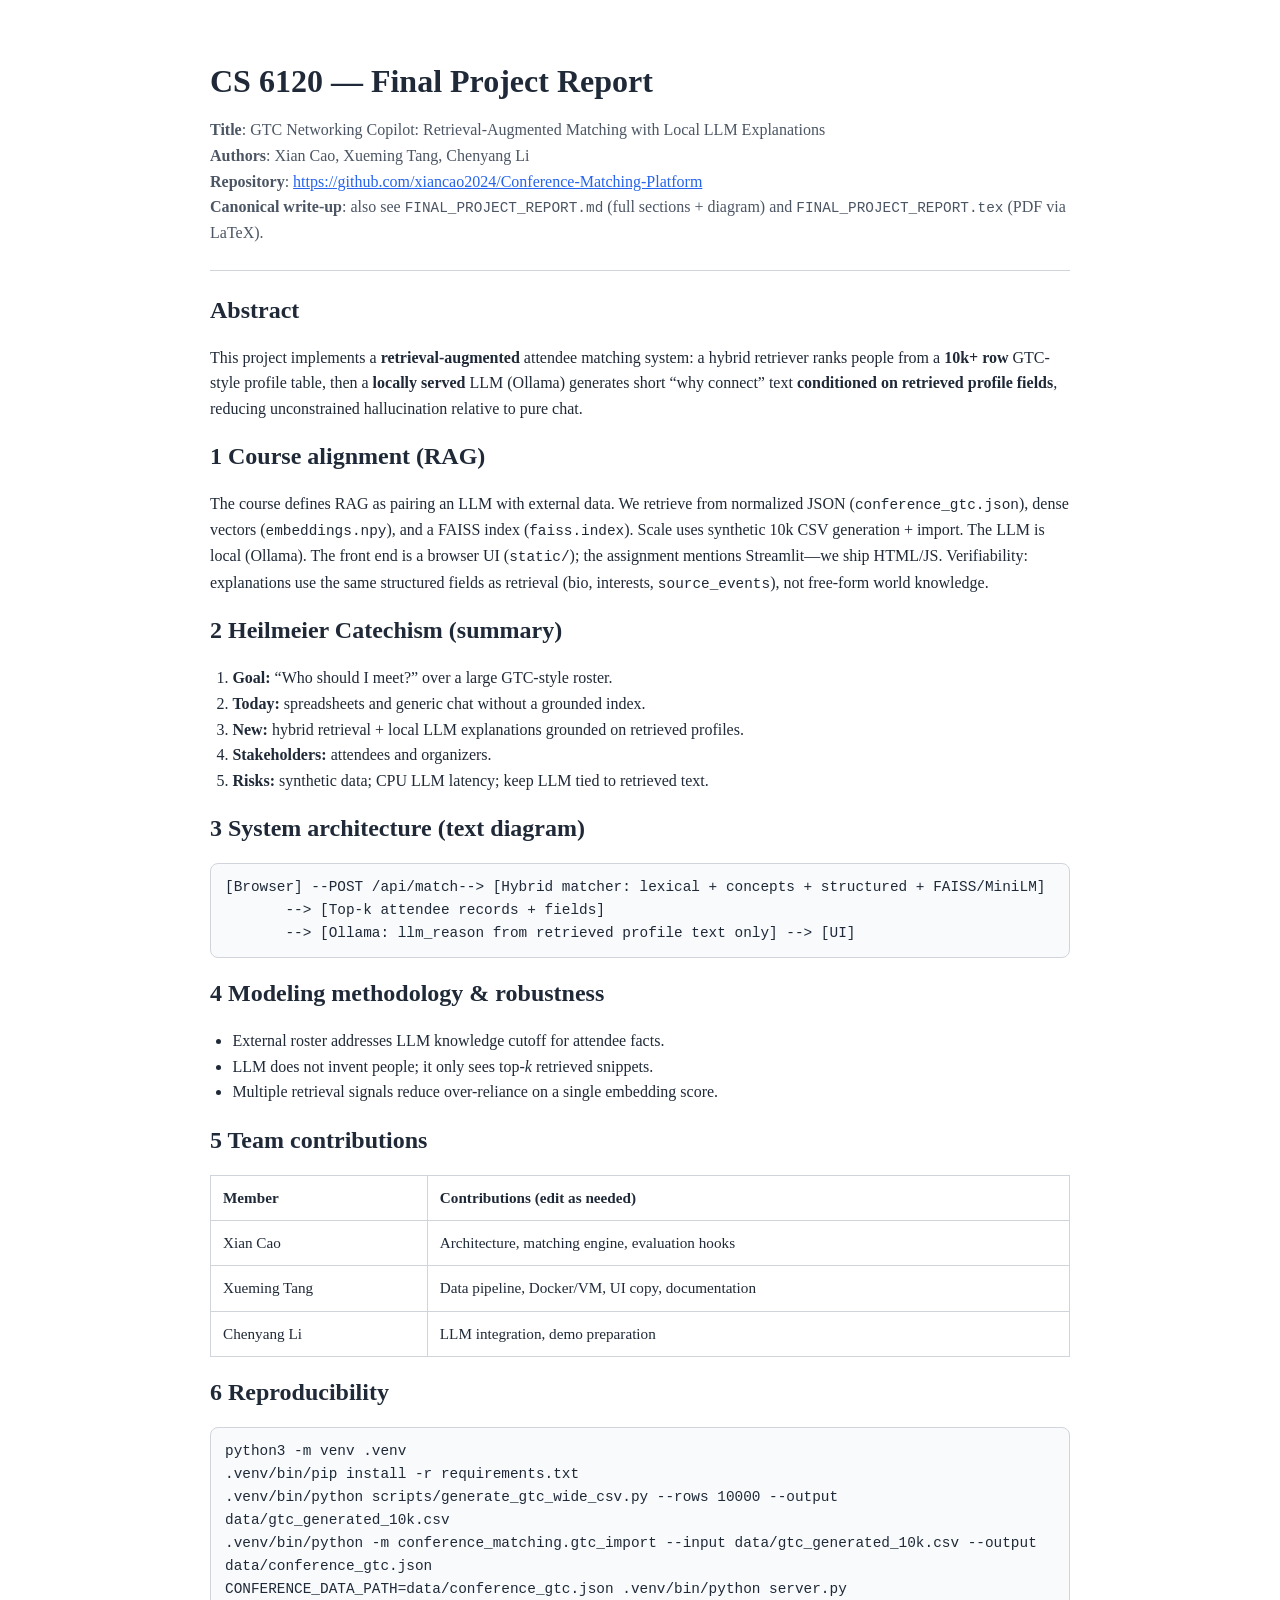
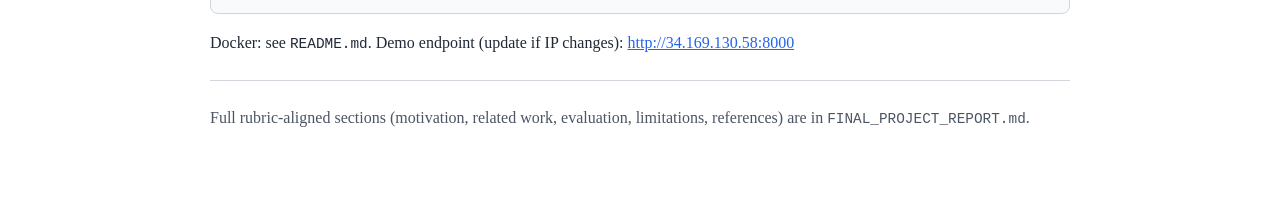
<file: FINAL_PROJECT_REPORT.html>
<!DOCTYPE html>
<html lang="en">
  <head>
    <meta charset="utf-8" />
    <meta name="viewport" content="width=device-width, initial-scale=1" />
    <title>CS 6120 Final Project Report</title>
    <style>
      :root {
        color-scheme: light;
        --fg: #1f2937;
        --muted: #4b5563;
        --border: #d1d5db;
        --bg: #ffffff;
      }
      body {
        margin: 0 auto;
        max-width: 860px;
        padding: 40px 24px 64px;
        font: 16px/1.6 Georgia, "Times New Roman", serif;
        color: var(--fg);
        background: var(--bg);
      }
      h1, h2, h3 {
        line-height: 1.25;
      }
      h1 {
        margin-bottom: 0.25rem;
      }
      .meta {
        color: var(--muted);
        margin-bottom: 1.5rem;
      }
      hr {
        border: 0;
        border-top: 1px solid var(--border);
        margin: 24px 0;
      }
      code, pre {
        font-family: Menlo, Consolas, monospace;
        font-size: 0.9em;
      }
      pre {
        background: #f8fafc;
        border: 1px solid var(--border);
        border-radius: 8px;
        padding: 12px 14px;
        overflow-x: auto;
        white-space: pre-wrap;
      }
      table {
        width: 100%;
        border-collapse: collapse;
        margin: 1rem 0 1.25rem;
        font-size: 0.95rem;
      }
      th, td {
        border: 1px solid var(--border);
        padding: 10px 12px;
        text-align: left;
        vertical-align: top;
      }
      ul, ol {
        padding-left: 1.4rem;
      }
      a {
        color: #2563eb;
      }
    </style>
  </head>
  <body>
    <h1>CS 6120 — Final Project Report</h1>
    <p class="meta">
      <strong>Title</strong>: GTC Networking Copilot: Retrieval-Augmented Matching with Local LLM Explanations<br />
      <strong>Authors</strong>: Xian Cao, Xueming Tang, Chenyang Li<br />
      <strong>Repository</strong>:
      <a href="https://github.com/xiancao2024/Conference-Matching-Platform">https://github.com/xiancao2024/Conference-Matching-Platform</a><br />
      <strong>Canonical write-up</strong>: also see <code>FINAL_PROJECT_REPORT.md</code> (full sections + diagram) and <code>FINAL_PROJECT_REPORT.tex</code> (PDF via LaTeX).
    </p>

    <hr />

    <h2>Abstract</h2>
    <p>
      This project implements a <strong>retrieval-augmented</strong> attendee matching system: a hybrid retriever ranks people from a
      <strong>10k+ row</strong> GTC-style profile table, then a <strong>locally served</strong> LLM (Ollama) generates short “why connect” text
      <strong>conditioned on retrieved profile fields</strong>, reducing unconstrained hallucination relative to pure chat.
    </p>

    <h2>1 Course alignment (RAG)</h2>
    <p>
      The course defines RAG as pairing an LLM with external data. We retrieve from normalized JSON (<code>conference_gtc.json</code>),
      dense vectors (<code>embeddings.npy</code>), and a FAISS index (<code>faiss.index</code>). Scale uses synthetic 10k CSV generation +
      import. The LLM is local (Ollama). The front end is a browser UI (<code>static/</code>); the assignment mentions Streamlit—we ship HTML/JS.
      Verifiability: explanations use the same structured fields as retrieval (bio, interests, <code>source_events</code>), not free-form world knowledge.
    </p>

    <h2>2 Heilmeier Catechism (summary)</h2>
    <ol>
      <li><strong>Goal:</strong> “Who should I meet?” over a large GTC-style roster.</li>
      <li><strong>Today:</strong> spreadsheets and generic chat without a grounded index.</li>
      <li><strong>New:</strong> hybrid retrieval + local LLM explanations grounded on retrieved profiles.</li>
      <li><strong>Stakeholders:</strong> attendees and organizers.</li>
      <li><strong>Risks:</strong> synthetic data; CPU LLM latency; keep LLM tied to retrieved text.</li>
    </ol>

    <h2>3 System architecture (text diagram)</h2>
    <pre>[Browser] --POST /api/match--&gt; [Hybrid matcher: lexical + concepts + structured + FAISS/MiniLM]
       --&gt; [Top-k attendee records + fields]
       --&gt; [Ollama: llm_reason from retrieved profile text only] --&gt; [UI]</pre>

    <h2>4 Modeling methodology &amp; robustness</h2>
    <ul>
      <li>External roster addresses LLM knowledge cutoff for attendee facts.</li>
      <li>LLM does not invent people; it only sees top-<em>k</em> retrieved snippets.</li>
      <li>Multiple retrieval signals reduce over-reliance on a single embedding score.</li>
    </ul>

    <h2>5 Team contributions</h2>
    <table>
      <thead>
        <tr>
          <th>Member</th>
          <th>Contributions (edit as needed)</th>
        </tr>
      </thead>
      <tbody>
        <tr>
          <td>Xian Cao</td>
          <td>Architecture, matching engine, evaluation hooks</td>
        </tr>
        <tr>
          <td>Xueming Tang</td>
          <td>Data pipeline, Docker/VM, UI copy, documentation</td>
        </tr>
        <tr>
          <td>Chenyang Li</td>
          <td>LLM integration, demo preparation</td>
        </tr>
      </tbody>
    </table>

    <h2>6 Reproducibility</h2>
    <pre>python3 -m venv .venv
.venv/bin/pip install -r requirements.txt
.venv/bin/python scripts/generate_gtc_wide_csv.py --rows 10000 --output data/gtc_generated_10k.csv
.venv/bin/python -m conference_matching.gtc_import --input data/gtc_generated_10k.csv --output data/conference_gtc.json
CONFERENCE_DATA_PATH=data/conference_gtc.json .venv/bin/python server.py</pre>
    <p>Docker: see <code>README.md</code>. Demo endpoint (update if IP changes): <a href="http://34.169.130.58:8000">http://34.169.130.58:8000</a></p>

    <hr />
    <p class="meta">
      Full rubric-aligned sections (motivation, related work, evaluation, limitations, references) are in
      <code>FINAL_PROJECT_REPORT.md</code>.
    </p>
  </body>
</html>
</file>
